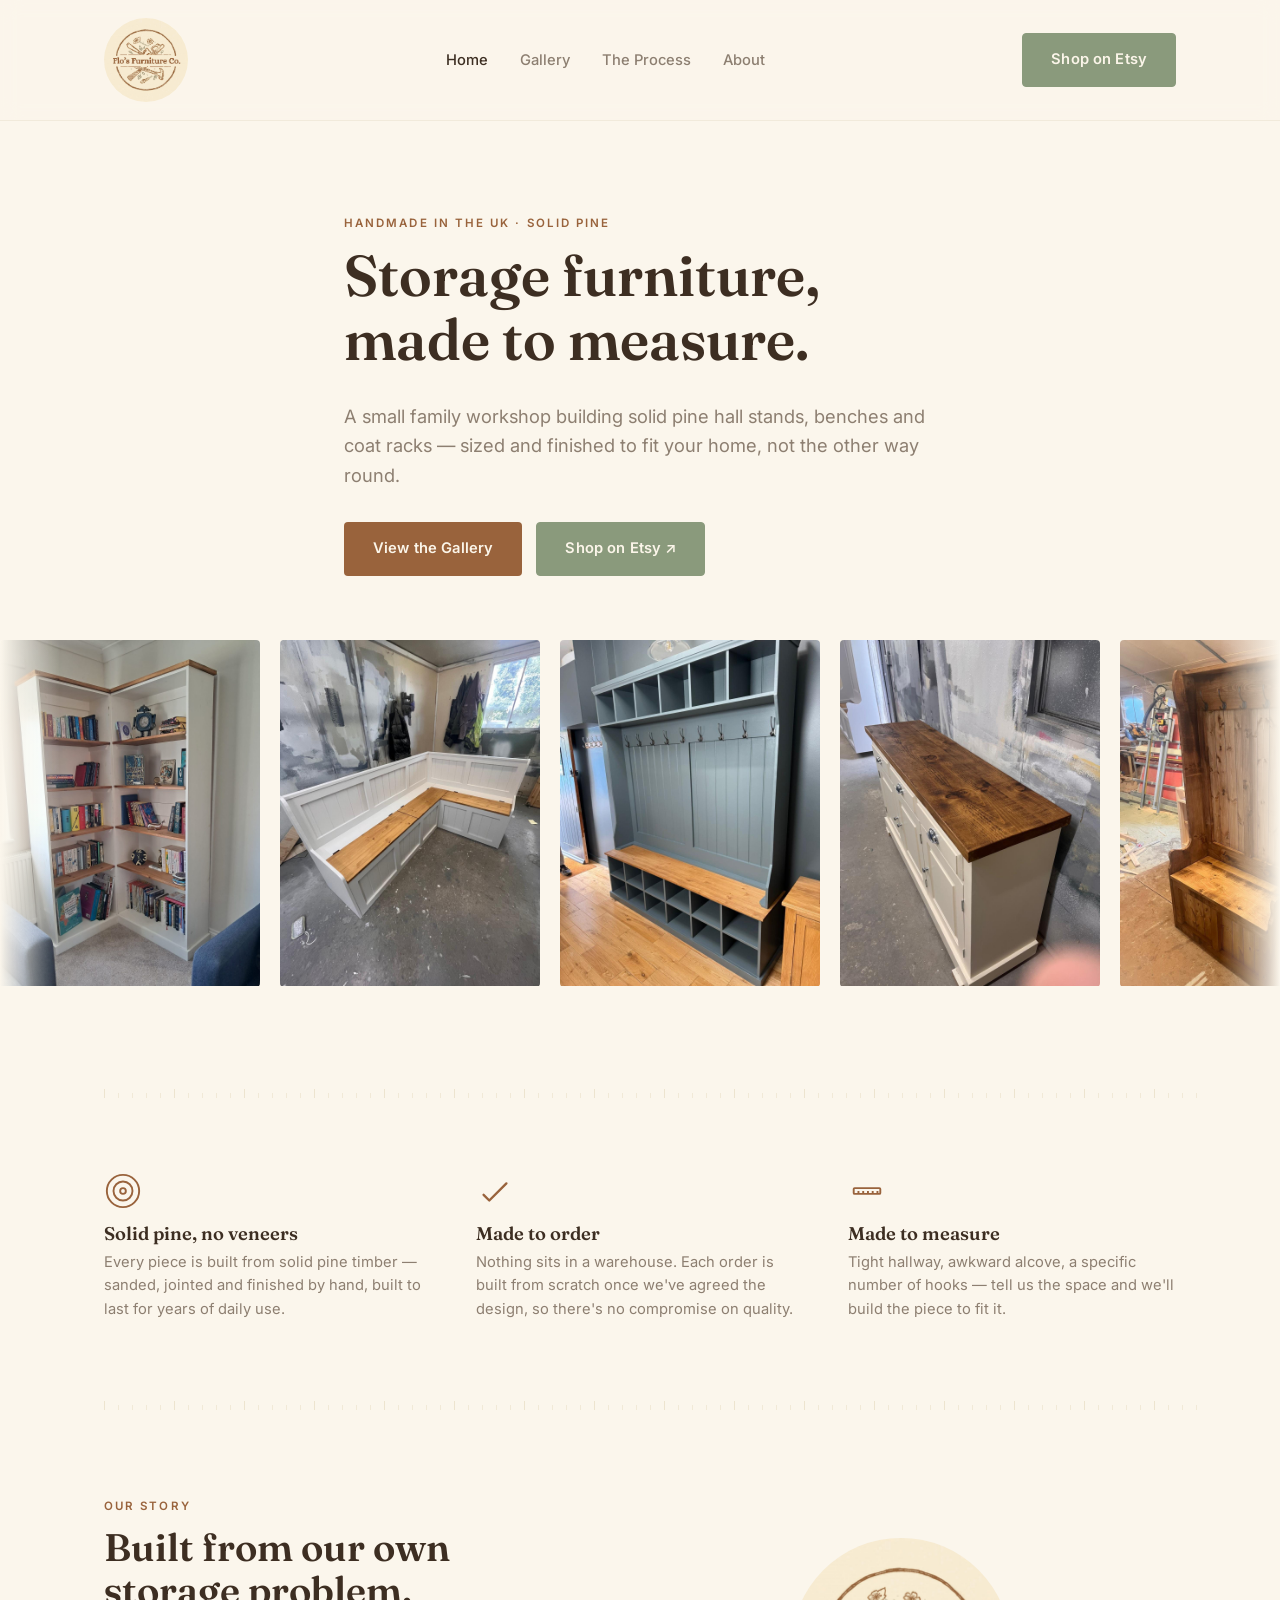
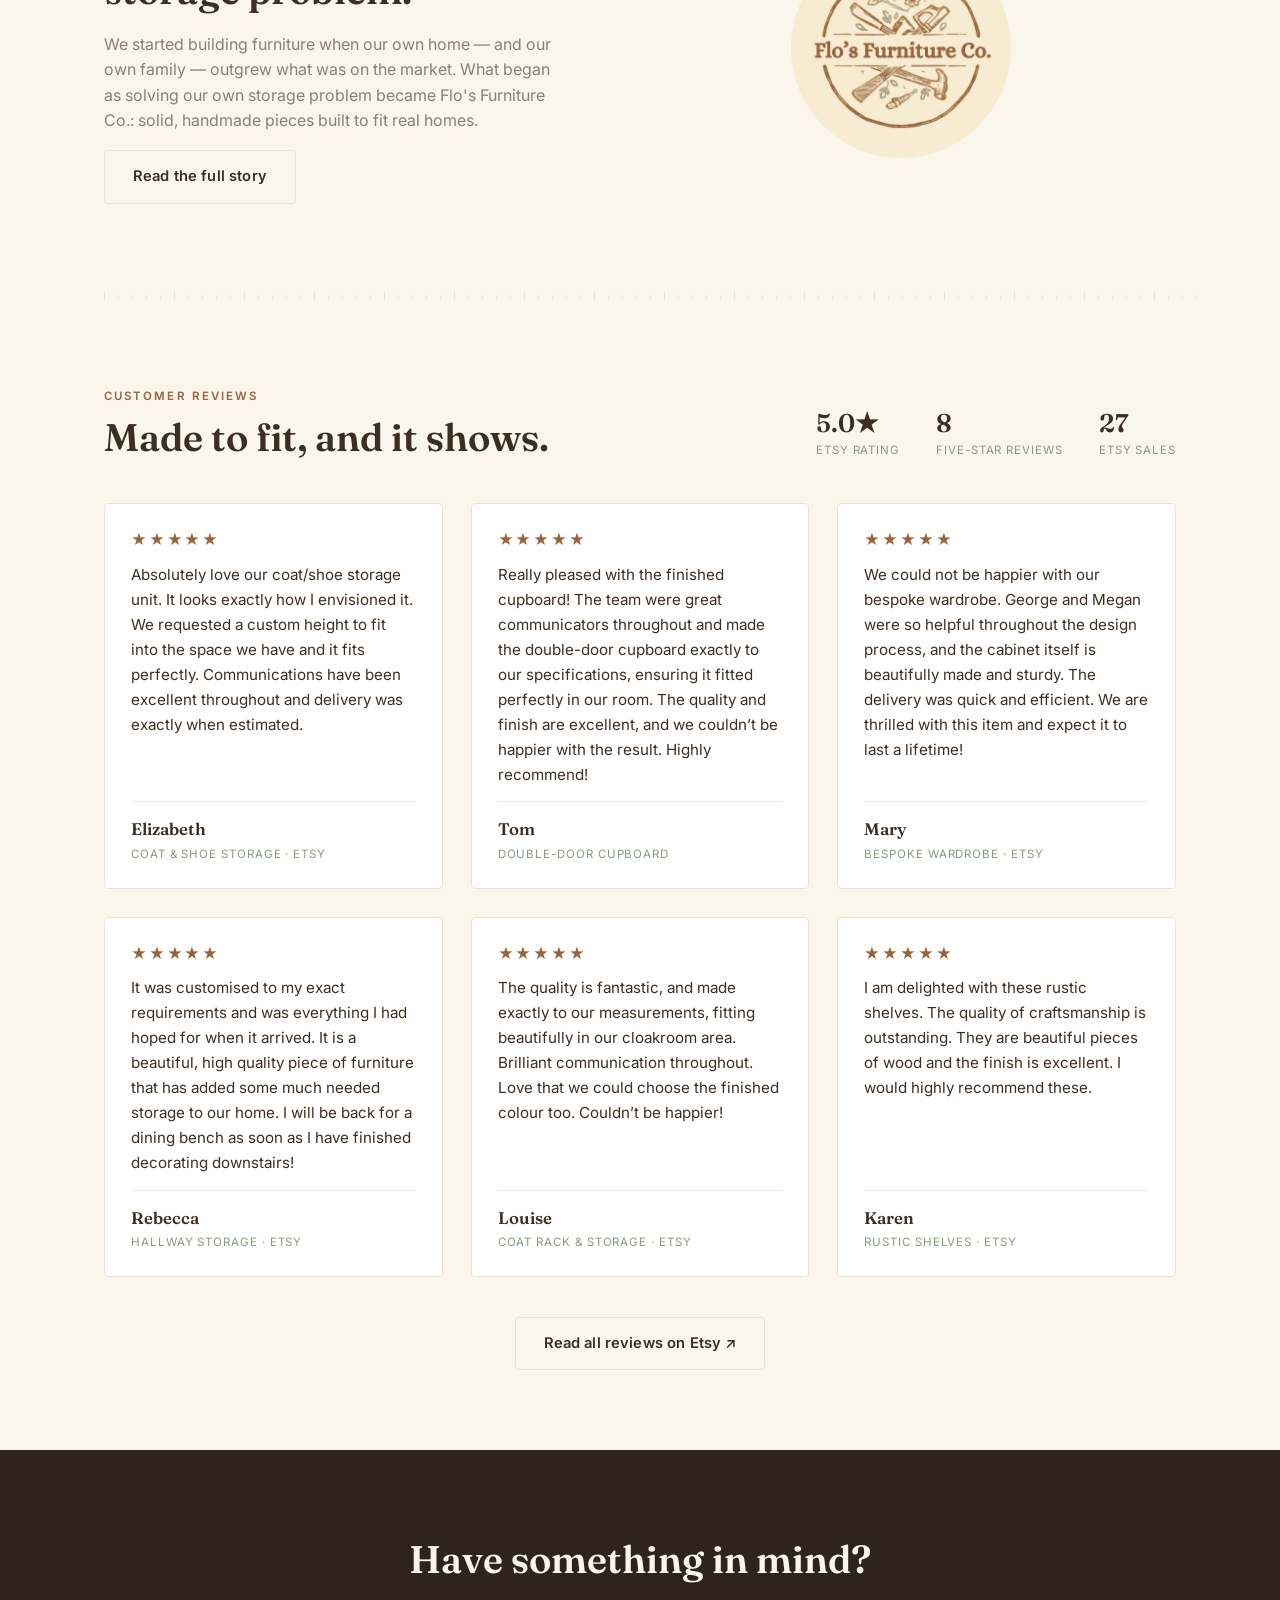
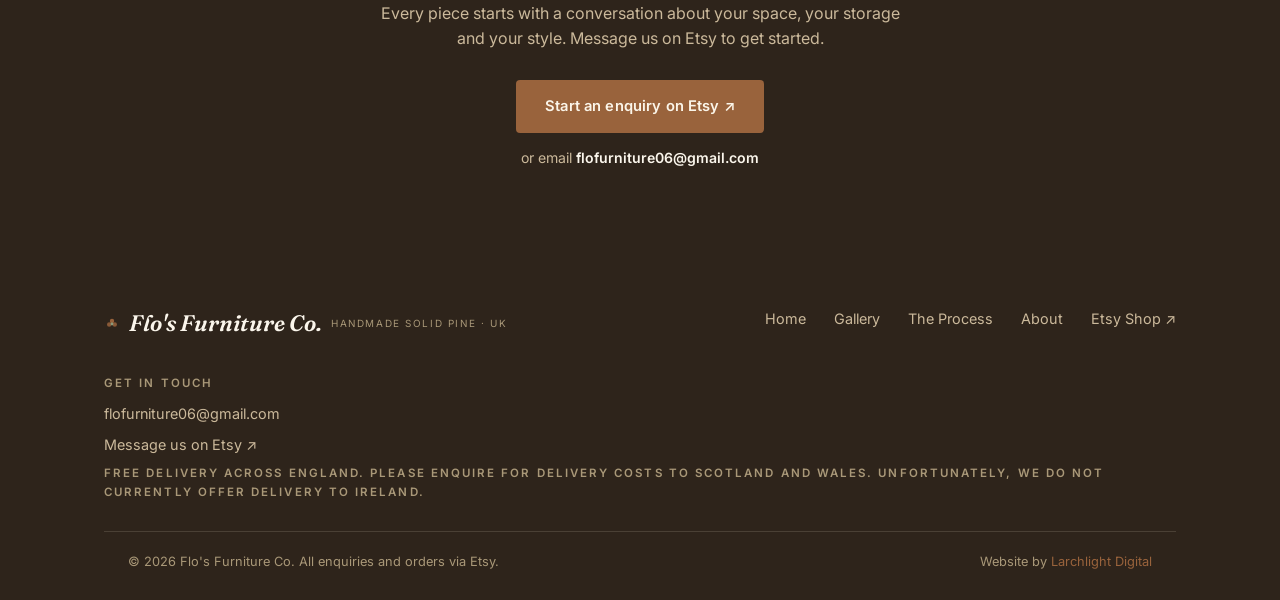
<file: index.html>
<!DOCTYPE html>
<html lang="en">
<head>
<meta charset="UTF-8">
<meta name="viewport" content="width=device-width, initial-scale=1.0">
<title>Flo's Furniture Co. — Handmade Solid Pine Storage Solutions</title>
<meta name="description" content="Family-run, handmade solid pine furniture — hallway storage, benches and coat racks made to your measurements. Shop on Etsy.">
<link rel="canonical" href="https://flofurnitureco.co.uk/">
<link rel="icon" type="image/png" href="images/favicon.png">
<link rel="preconnect" href="https://fonts.googleapis.com">
<link rel="preconnect" href="https://fonts.gstatic.com" crossorigin>
<link href="https://fonts.googleapis.com/css2?family=Fraunces:ital,wght@0,500;0,600;1,600&family=Inter:wght@400;500;600;700&display=swap" rel="stylesheet">
<link rel="stylesheet" href="style.css">
</head>
<body>

<header class="site-header">
  <nav class="nav">
    <a class="brand brand-logo" href="index.html" aria-label="Flo's Furniture Co. — home">
    <img src="images/logo.jpg" alt="Flo's Furniture Co. logo: brown hand-drawn circular seal showing crossed woodworking tools (hammer, chisel, hand plane and paintbrush) with small flowers and leaves on a warm beige textured background; text reads Flo's Furniture Co.; conveys a rustic, handmade and welcoming tone" class="brand-logo-img">
    </a>
    <ul class="nav-links">
      <li><a href="index.html" class="active">Home</a></li>
      <li><a href="gallery.html">Gallery</a></li>
      <li><a href="process.html">The Process</a></li>
      <li><a href="about.html">About</a></li>
    </ul>
    <div class="nav-cta">
      <a class="btn btn-sage" href="https://www.etsy.com/uk/shop/FloFurnitureCo" target="_blank" rel="noopener">Shop on Etsy</a>
      <button class="nav-toggle" aria-label="Toggle menu" aria-expanded="false">
        <span></span><span></span><span></span>
      </button>
    </div>
  </nav>
</header>

<main>

  <!-- HERO -->
  <section class="hero-marquee-section">
    <div class="wrap hero-intro">
      <span class="eyebrow">Handmade in the UK · Solid Pine</span>
      <h1>Storage furniture, made to measure.</h1>
      <p class="lead">A small family workshop building solid pine hall stands, benches and coat racks — sized and finished to fit your home, not the other way round.</p>
      <div class="hero-actions">
        <a class="btn btn-primary" href="gallery.html">View the Gallery</a>
        <a class="btn btn-sage" href="https://www.etsy.com/uk/shop/FloFurnitureCo" target="_blank" rel="noopener">Shop on Etsy ↗</a>
      </div>
    </div>
    <div class="hero-marquee" aria-label="Recent projects">
      <div class="hero-marquee-track">
        <!-- Set 1 -->
        <figure class="hero-marquee-item"><img src="images/corner-bookshelf.jpg" alt="Handmade white corner bookshelf with oak shelves"></figure>
        <figure class="hero-marquee-item"><img src="images/corner-bench.jpg" alt="Handmade white L-shape corner storage bench"></figure>
        <figure class="hero-marquee-item"><img src="images/hero.jpg" alt="Grey-blue hall stand with coat hooks, cubbies and bench, installed in a home"></figure>
        <figure class="hero-marquee-item"><img src="images/cream-console.jpg" alt="Cream console table with dark stained pine top"></figure>
        <figure class="hero-marquee-item"><img src="images/pine-show-bench.jpg" alt="Natural pine hall settle with coat hooks and bench seat"></figure>
        <!-- Set 2 (identical, for seamless loop) -->
        <figure class="hero-marquee-item" aria-hidden="true"><img src="images/corner-bookshelf.jpg" alt=""></figure>
        <figure class="hero-marquee-item" aria-hidden="true"><img src="images/corner-bench.jpg" alt=""></figure>
        <figure class="hero-marquee-item" aria-hidden="true"><img src="images/hero.jpg" alt=""></figure>
        <figure class="hero-marquee-item" aria-hidden="true"><img src="images/cream-console.jpg" alt=""></figure>
        <figure class="hero-marquee-item" aria-hidden="true"><img src="images/pine-show-bench.jpg" alt=""></figure>
      </div>
    </div>
  </section>

  <div class="ruler-section"><div class="ruler" aria-hidden="true"></div></div>

  <!-- FEATURES -->
  <section class="wrap features">
    <div class="feature">
      <svg class="ico" viewBox="0 0 40 40" fill="none"><circle cx="20" cy="20" r="17" stroke="currentColor" stroke-width="2"/><circle cx="20" cy="20" r="10" stroke="currentColor" stroke-width="2"/><circle cx="20" cy="20" r="3" stroke="currentColor" stroke-width="2"/></svg>
      <h3>Solid pine, no veneers</h3>
      <p>Every piece is built from solid pine timber — sanded, jointed and finished by hand, built to last for years of daily use.</p>
    </div>
    <div class="feature">
      <svg class="ico" viewBox="0 0 40 40" fill="none"><path d="M8 24l6 6 18-18" stroke="currentColor" stroke-width="2.5" stroke-linecap="round" stroke-linejoin="round"/></svg>
      <h3>Made to order</h3>
      <p>Nothing sits in a warehouse. Each order is built from scratch once we've agreed the design, so there's no compromise on quality.</p>
    </div>
    <div class="feature">
      <svg class="ico" viewBox="0 0 40 40" fill="none"><rect x="6" y="17" width="28" height="6" rx="1" stroke="currentColor" stroke-width="2"/><path d="M11 20v3M16 20v3M21 20v3M26 20v3M31 20v3" stroke="currentColor" stroke-width="2"/></svg>
      <h3>Made to measure</h3>
      <p>Tight hallway, awkward alcove, a specific number of hooks — tell us the space and we'll build the piece to fit it.</p>
    </div>
  </section>

  <div class="ruler-section"><div class="ruler" aria-hidden="true"></div></div>

  <!-- STORY TEASER -->
  <section class="wrap story">
    <div class="story-copy">
      <span class="eyebrow">Our story</span>
      <h2>Built from our own storage problem.</h2>
      <p>We started building furniture when our own home — and our own family — outgrew what was on the market. What began as solving our own storage problem became Flo's Furniture Co.: solid, handmade pieces built to fit real homes.</p>
      <a class="btn btn-ghost" href="about.html">Read the full story</a>
    </div>
    <div class="story-photo">
      <img src="images/logo.jpg" alt="Flo's Furniture Co. logo: brown hand-drawn circular seal showing crossed woodworking tools (hammer, chisel, hand plane and paintbrush) with small flowers and leaves on a warm beige textured background; text reads Flo's Furniture Co.; conveys a rustic, handmade and welcoming tone">
    </div>
  </section>

  <div class="ruler-section"><div class="ruler" aria-hidden="true"></div></div>

  <!-- REVIEWS -->
  <section class="wrap section reviews">
    <div class="section-head">
      <div>
        <span class="eyebrow">Customer reviews</span>
        <h2>Made to fit, and it shows.</h2>
      </div>
      <div class="stat-row reviews-stats">
        <div class="stat"><b>5.0★</b><span>Etsy rating</span></div>
        <div class="stat"><b>8</b><span>Five-star reviews</span></div>
        <div class="stat"><b>27</b><span>Etsy sales</span></div>
      </div>
    </div>

    <div class="review-grid">
      <figure class="review">
        <div class="review-stars" aria-label="5 out of 5 stars">★★★★★</div>
        <blockquote><p>Absolutely love our coat/shoe storage unit. It looks exactly how I envisioned it. We requested a custom height to fit into the space we have and it fits perfectly. Communications have been excellent throughout and delivery was exactly when estimated.</p></blockquote>
        <figcaption><b>Elizabeth</b><span>Coat &amp; shoe storage · Etsy</span></figcaption>
      </figure>

      <figure class="review">
        <div class="review-stars" aria-label="5 out of 5 stars">★★★★★</div>
        <blockquote><p>Really pleased with the finished cupboard! The team were great communicators throughout and made the double-door cupboard exactly to our specifications, ensuring it fitted perfectly in our room. The quality and finish are excellent, and we couldn’t be happier with the result. Highly recommend!</p></blockquote>
        <figcaption><b>Tom</b><span>Double-door cupboard</span></figcaption>
      </figure>

      <figure class="review">
        <div class="review-stars" aria-label="5 out of 5 stars">★★★★★</div>
        <blockquote><p>We could not be happier with our bespoke wardrobe. George and Megan were so helpful throughout the design process, and the cabinet itself is beautifully made and sturdy. The delivery was quick and efficient. We are thrilled with this item and expect it to last a lifetime!</p></blockquote>
        <figcaption><b>Mary</b><span>Bespoke wardrobe · Etsy</span></figcaption>
      </figure>

      <figure class="review">
        <div class="review-stars" aria-label="5 out of 5 stars">★★★★★</div>
        <blockquote><p>It was customised to my exact requirements and was everything I had hoped for when it arrived. It is a beautiful, high quality piece of furniture that has added some much needed storage to our home. I will be back for a dining bench as soon as I have finished decorating downstairs!</p></blockquote>
        <figcaption><b>Rebecca</b><span>Hallway storage · Etsy</span></figcaption>
      </figure>

      <figure class="review">
        <div class="review-stars" aria-label="5 out of 5 stars">★★★★★</div>
        <blockquote><p>The quality is fantastic, and made exactly to our measurements, fitting beautifully in our cloakroom area. Brilliant communication throughout. Love that we could choose the finished colour too. Couldn’t be happier!</p></blockquote>
        <figcaption><b>Louise</b><span>Coat rack &amp; storage · Etsy</span></figcaption>
      </figure>

      <figure class="review">
        <div class="review-stars" aria-label="5 out of 5 stars">★★★★★</div>
        <blockquote><p>I am delighted with these rustic shelves. The quality of craftsmanship is outstanding. They are beautiful pieces of wood and the finish is excellent. I would highly recommend these.</p></blockquote>
        <figcaption><b>Karen</b><span>Rustic shelves · Etsy</span></figcaption>
      </figure>
    </div>

    <div class="reviews-more">
      <a class="btn btn-ghost" href="https://www.etsy.com/uk/shop/FloFurnitureCo#reviews" target="_blank" rel="noopener">Read all reviews on Etsy ↗</a>
    </div>
  </section>

  <!-- CTA -->
  <section class="cta-band">
    <div class="wrap">
      <h2>Have something in mind?</h2>
      <p>Every piece starts with a conversation about your space, your storage and your style. Message us on Etsy to get started.</p>
      <a class="btn btn-primary" href="https://www.etsy.com/uk/shop/FloFurnitureCo" target="_blank" rel="noopener">Start an enquiry on Etsy ↗</a>
      <span class="cta-secondary">or email <a href="mailto:flofurniture06@gmail.com">flofurniture06@gmail.com</a></span>
    </div>
  </section>

</main>

<footer class="site-footer">
  <div class="wrap">
    <div class="footer-grid">
      <div class="brand">
        <svg class="brand-mark-icon" width="16" height="16" viewBox="0 0 16 16" fill="none" aria-hidden="true"><circle cx="8" cy="5" r="2.2" fill="#99633C"/><circle cx="5.2" cy="8.5" r="2.2" fill="#99633C" opacity="0.85"/><circle cx="10.8" cy="8.5" r="2.2" fill="#99633C" opacity="0.85"/><circle cx="8" cy="8" r="1.4" fill="#8A9A7C"/></svg><span class="mark">Flo's Furniture Co.</span>
        <div class="sub">Handmade Solid Pine · UK</div>
      </div>
      <ul class="footer-nav">
        <li><a href="index.html">Home</a></li>
        <li><a href="gallery.html">Gallery</a></li>
        <li><a href="process.html">The Process</a></li>
        <li><a href="about.html">About</a></li>
        <li><a href="https://www.etsy.com/uk/shop/FloFurnitureCo" target="_blank" rel="noopener">Etsy Shop ↗</a></li>
      </ul>
      <div class="footer-contact">
        <span class="eyebrow">Get in touch</span>
        <a href="mailto:flofurniture06@gmail.com">flofurniture06@gmail.com</a>
        <a href="https://www.etsy.com/uk/shop/FloFurnitureCo" target="_blank" rel="noopener">Message us on Etsy ↗</a>
        <span class="eyebrow">Free delivery across England. Please enquire for delivery costs to Scotland and Wales. Unfortunately, we do not currently offer delivery to Ireland.</span>
      </div>
    </div>
    <div class="wrap footer-bottom">
      <span>© 2026 Flo's Furniture Co. All enquiries and orders via Etsy.</span>
      <span>Website by <a href="https://larchlightdigital.co.uk">Larchlight Digital</a></span>
    </div>
  </div>
</footer>

<script src="script.js"></script>
</body>
</html>
</file>
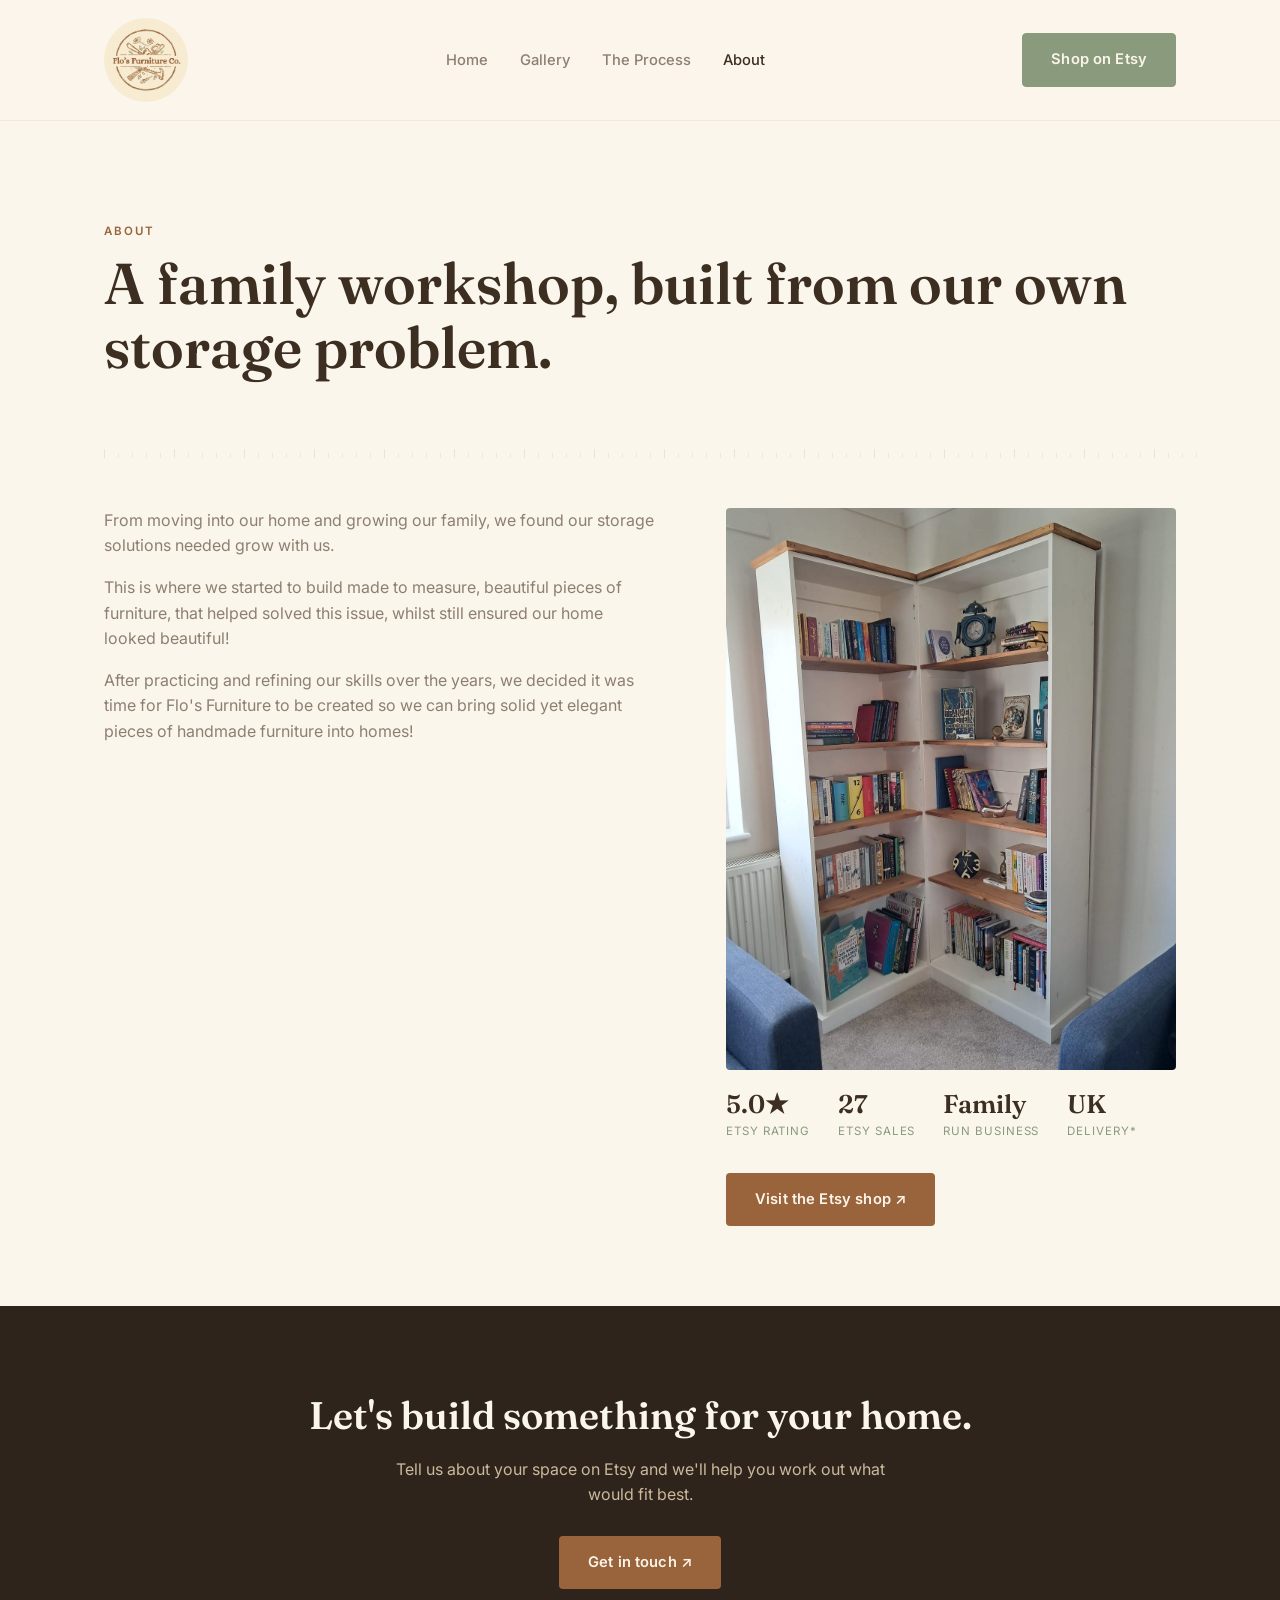
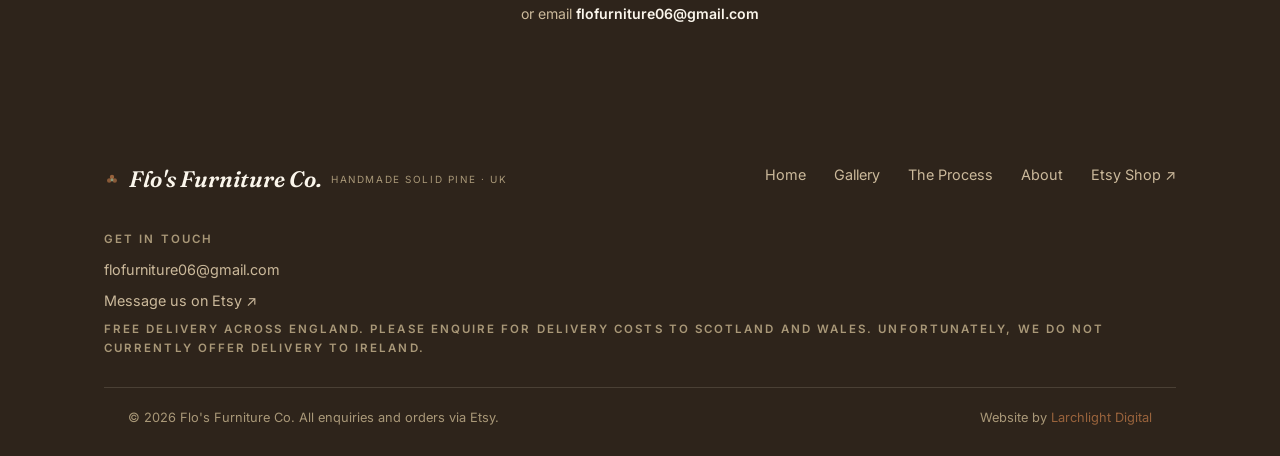
<file: about.html>
<!DOCTYPE html>
<html lang="en">
<head>
<meta charset="UTF-8">
<meta name="viewport" content="width=device-width, initial-scale=1.0">
<title>About — Flo's Furniture Co.</title>
<meta name="description" content="The story behind Flo's Furniture Co., a family-run workshop making handmade solid pine storage furniture.">
<link rel="canonical" href="https://flofurnitureco.co.uk/about">
<link rel="icon" type="image/png" href="images/favicon.png">
<link rel="preconnect" href="https://fonts.googleapis.com">
<link rel="preconnect" href="https://fonts.gstatic.com" crossorigin>
<link href="https://fonts.googleapis.com/css2?family=Fraunces:ital,wght@0,500;0,600;1,600&family=Inter:wght@400;500;600;700&display=swap" rel="stylesheet">
<link rel="stylesheet" href="style.css">
</head>
<body>

<header class="site-header">
  <nav class="nav">
    <a class="brand brand-logo" href="index.html" aria-label="Flo's Furniture Co. — home"><img src="images/logo.jpg" alt="Flo's Furniture Co." class="brand-logo-img"></a>
    <ul class="nav-links">
      <li><a href="index.html">Home</a></li>
      <li><a href="gallery.html">Gallery</a></li>
      <li><a href="process.html">The Process</a></li>
      <li><a href="about.html" class="active">About</a></li>
    </ul>
    <div class="nav-cta">
      <a class="btn btn-sage" href="https://www.etsy.com/uk/shop/FloFurnitureCo" target="_blank" rel="noopener">Shop on Etsy</a>
      <button class="nav-toggle" aria-label="Toggle menu" aria-expanded="false"><span></span><span></span><span></span></button>
    </div>
  </nav>
</header>

<main>
  <section class="wrap about-hero">
    <span class="eyebrow">About</span>
    <h1>A family workshop, built from our own storage problem.</h1>
  </section>

  <div class="ruler-section"><div class="ruler" aria-hidden="true"></div></div>

  <section class="wrap about-body">
    <div>
      <p>From moving into our home and growing our family, we found our storage solutions needed grow with us.</p>
      <p>This is where we started to build made to measure, beautiful pieces of furniture, that helped solved this issue, whilst still ensured our home looked beautiful! 
        <p>After practicing and refining our skills over the years, we decided it was time for Flo's Furniture to be created so we can bring solid yet elegant pieces of handmade furniture into homes!</p>
    </div>
    <div>
      <img src="images/corner-bookshelf.jpg" alt="A sage green hall stand with tall cupboard, coat hooks and bench, made by Flo's Furniture Co." class="about-photo">
      <div class="stat-row">
        <div class="stat"><b>5.0★</b><span>Etsy rating</span></div>
        <div class="stat"><b>27</b><span>Etsy sales</span></div>
        <div class="stat"><b>Family</b><span>Run Business</span></div>
        <div class="stat"><b>UK</b><span>Delivery* </span></div>
      </div>
      <a class="btn btn-primary" href="https://www.etsy.com/uk/shop/FloFurnitureCo" target="_blank" rel="noopener">Visit the Etsy shop ↗</a>
    </div>
  </section>

  <section class="cta-band">
    <div class="wrap">
      <h2>Let's build something for your home.</h2>
      <p>Tell us about your space on Etsy and we'll help you work out what would fit best.</p>
      <a class="btn btn-primary" href="https://www.etsy.com/uk/shop/FloFurnitureCo" target="_blank" rel="noopener">Get in touch ↗</a>
      <span class="cta-secondary">or email <a href="mailto:flofurniture06@gmail.com">flofurniture06@gmail.com</a></span>
    </div>
  </section>
</main>

<footer class="site-footer">
  <div class="wrap">
    <div class="footer-grid">
      <div class="brand"><svg class="brand-mark-icon" width="16" height="16" viewBox="0 0 16 16" fill="none" aria-hidden="true"><circle cx="8" cy="5" r="2.2" fill="#99633C"/><circle cx="5.2" cy="8.5" r="2.2" fill="#99633C" opacity="0.85"/><circle cx="10.8" cy="8.5" r="2.2" fill="#99633C" opacity="0.85"/><circle cx="8" cy="8" r="1.4" fill="#8A9A7C"/></svg><span class="mark">Flo's Furniture Co.</span><div class="sub">Handmade Solid Pine · UK

      </div></div>
      <ul class="footer-nav">
        <li><a href="index.html">Home</a></li>
        <li><a href="gallery.html">Gallery</a></li>
        <li><a href="process.html">The Process</a></li>
        <li><a href="about.html">About</a></li>
        <li><a href="https://www.etsy.com/uk/shop/FloFurnitureCo" target="_blank" rel="noopener">Etsy Shop ↗</a></li>
      </ul>
      <div class="footer-contact">
        <span class="eyebrow">Get in touch</span>
        <a href="mailto:flofurniture06@gmail.com">flofurniture06@gmail.com</a>
        <a href="https://www.etsy.com/uk/shop/FloFurnitureCo" target="_blank" rel="noopener">Message us on Etsy ↗</a>
        <span class="eyebrow">Free delivery across England. Please enquire for delivery costs to Scotland and Wales. Unfortunately, we do not currently offer delivery to Ireland.</span>
      </div>
    </div>
    <div class="wrap footer-bottom">
      <span>© 2026 Flo's Furniture Co. All enquiries and orders via Etsy.</span>
      <span>Website by <a href="https://larchlightdigital.co.uk">Larchlight Digital</a></span>
    </div>
  </div>
</footer>

<script src="script.js"></script>
</body>
</html>
</file>
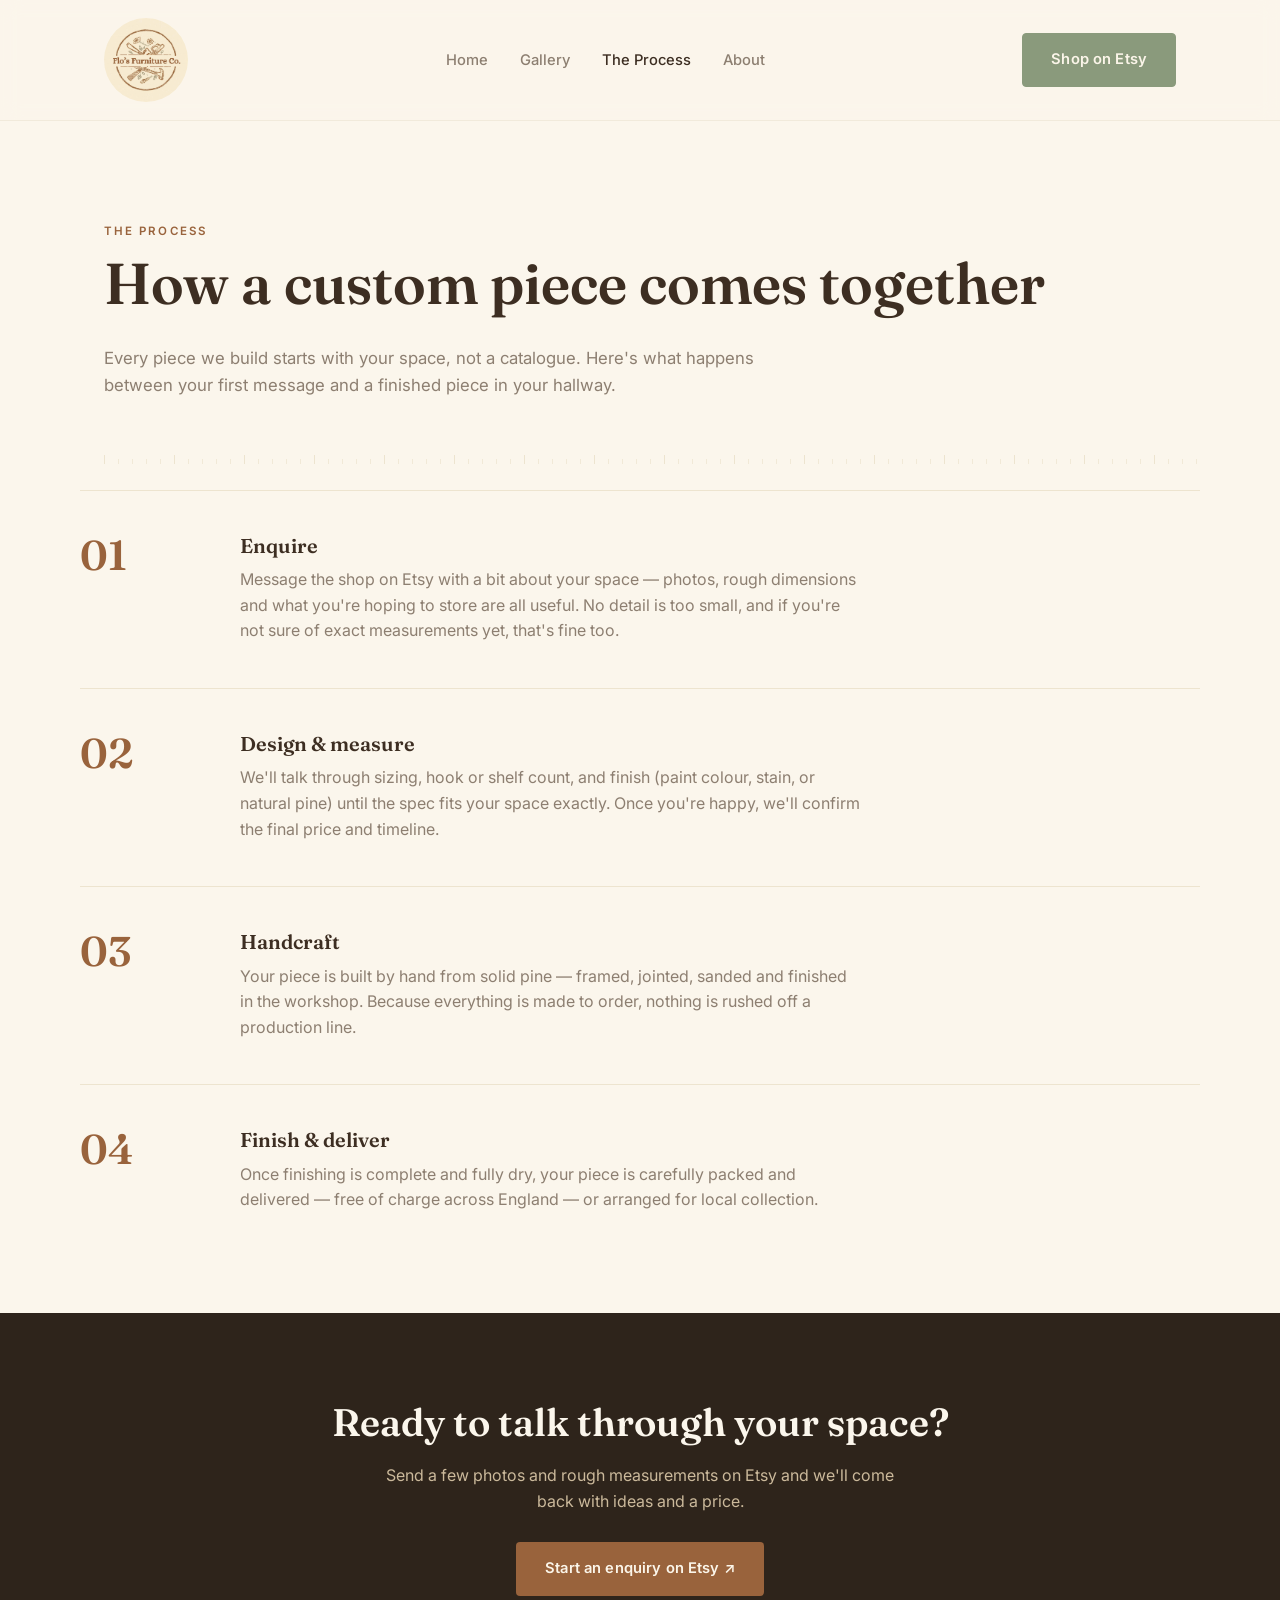
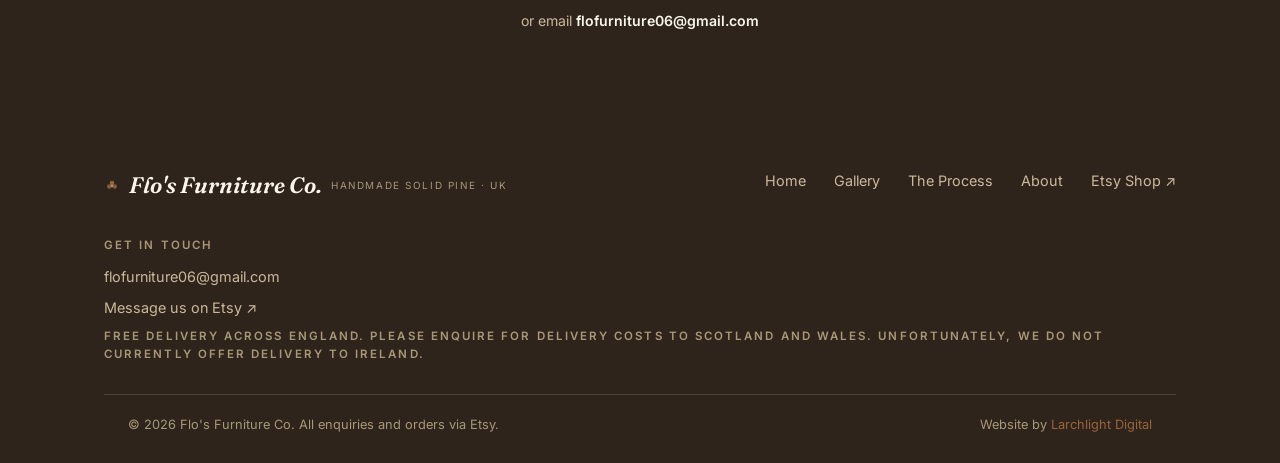
<file: process.html>
<!DOCTYPE html>
<html lang="en">
<head>
<meta charset="UTF-8">
<meta name="viewport" content="width=device-width, initial-scale=1.0">
<title>The Process — Flo's Furniture Co.</title>
<meta name="description" content="How a custom solid pine furniture order works, from enquiry to delivery.">
<link rel="canonical" href="https://flofurnitureco.co.uk/process">
<link rel="icon" type="image/png" href="images/favicon.png">
<link rel="preconnect" href="https://fonts.googleapis.com">
<link rel="preconnect" href="https://fonts.gstatic.com" crossorigin>
<link href="https://fonts.googleapis.com/css2?family=Fraunces:ital,wght@0,500;0,600;1,600&family=Inter:wght@400;500;600;700&display=swap" rel="stylesheet">
<link rel="stylesheet" href="style.css">
</head>
<body>

<header class="site-header">
  <nav class="nav">
    <a class="brand brand-logo" href="index.html" aria-label="Flo's Furniture Co. — home"><img src="images/logo.jpg" alt="Flo's Furniture Co." class="brand-logo-img"></a>
    <ul class="nav-links">
      <li><a href="index.html">Home</a></li>
      <li><a href="gallery.html">Gallery</a></li>
      <li><a href="process.html" class="active">The Process</a></li>
      <li><a href="about.html">About</a></li>
    </ul>
    <div class="nav-cta">
      <a class="btn btn-sage" href="https://www.etsy.com/uk/shop/FloFurnitureCo" target="_blank" rel="noopener">Shop on Etsy</a>
      <button class="nav-toggle" aria-label="Toggle menu" aria-expanded="false"><span></span><span></span><span></span></button>
    </div>
  </nav>
</header>

<main>
  <section class="wrap page-head">
    <span class="eyebrow">The Process</span>
    <h1>How a custom piece comes together</h1>
    <p class="lead">Every piece we build starts with your space, not a catalogue. Here's what happens between your first message and a finished piece in your hallway.</p>
  </section>

  <div class="ruler-section"><div class="ruler" aria-hidden="true"></div></div>

  <section class="wrap steps">

    <div class="step">
      <div class="step-num">01<span class="tickmark"></span></div>
      <div>
        <h3>Enquire</h3>
        <p>Message the shop on Etsy with a bit about your space — photos, rough dimensions and what you're hoping to store are all useful. No detail is too small, and if you're not sure of exact measurements yet, that's fine too.</p>
      </div>
    </div>

    <div class="step">
      <div class="step-num">02<span class="tickmark"></span></div>
      <div>
        <h3>Design &amp; measure</h3>
        <p>We'll talk through sizing, hook or shelf count, and finish (paint colour, stain, or natural pine) until the spec fits your space exactly. Once you're happy, we'll confirm the final price and timeline.</p>
      </div>
    </div>

    <div class="step">
      <div class="step-num">03<span class="tickmark"></span></div>
      <div>
        <h3>Handcraft</h3>
        <p>Your piece is built by hand from solid pine — framed, jointed, sanded and finished in the workshop. Because everything is made to order, nothing is rushed off a production line.</p>
      </div>
    </div>

    <div class="step">
      <div class="step-num">04<span class="tickmark"></span></div>
      <div>
        <h3>Finish &amp; deliver</h3>
        <p>Once finishing is complete and fully dry, your piece is carefully packed and delivered — free of charge across England — or arranged for local collection.</p>
      </div>
    </div>

  </section>

  <section class="cta-band">
    <div class="wrap">
      <h2>Ready to talk through your space?</h2>
      <p>Send a few photos and rough measurements on Etsy and we'll come back with ideas and a price.</p>
      <a class="btn btn-primary" href="https://www.etsy.com/uk/shop/FloFurnitureCo" target="_blank" rel="noopener">Start an enquiry on Etsy ↗</a>
      <span class="cta-secondary">or email <a href="mailto:flofurniture06@gmail.com">flofurniture06@gmail.com</a></span>
    </div>
  </section>
</main>

<footer class="site-footer">
  <div class="wrap">
    <div class="footer-grid">
      <div class="brand"><svg class="brand-mark-icon" width="16" height="16" viewBox="0 0 16 16" fill="none" aria-hidden="true"><circle cx="8" cy="5" r="2.2" fill="#99633C"/><circle cx="5.2" cy="8.5" r="2.2" fill="#99633C" opacity="0.85"/><circle cx="10.8" cy="8.5" r="2.2" fill="#99633C" opacity="0.85"/><circle cx="8" cy="8" r="1.4" fill="#8A9A7C"/></svg><span class="mark">Flo's Furniture Co.</span><div class="sub">Handmade Solid Pine · UK</div></div>
      <ul class="footer-nav">
        <li><a href="index.html">Home</a></li>
        <li><a href="gallery.html">Gallery</a></li>
        <li><a href="process.html">The Process</a></li>
        <li><a href="about.html">About</a></li>
        <li><a href="https://www.etsy.com/uk/shop/FloFurnitureCo" target="_blank" rel="noopener">Etsy Shop ↗</a></li>
      </ul>
      <div class="footer-contact">
        <span class="eyebrow">Get in touch</span>
        <a href="mailto:flofurniture06@gmail.com">flofurniture06@gmail.com</a>
        <a href="https://www.etsy.com/uk/shop/FloFurnitureCo" target="_blank" rel="noopener">Message us on Etsy ↗</a>
        <span class="eyebrow">Free delivery across England. Please enquire for delivery costs to Scotland and Wales. Unfortunately, we do not currently offer delivery to Ireland.</span>
      </div>
    </div>
    <div class="wrap footer-bottom">
      <span>© 2026 Flo's Furniture Co. All enquiries and orders via Etsy.</span>
      <span>Website by <a href="https://larchlightdigital.co.uk">Larchlight Digital</a></span>
    </div>
  </div>
</footer>

<script src="script.js"></script>
</body>
</html>
</file>
<file: style.css>
/* =========================================================
   Flo's Furniture Co. — styles
   Palette: warm rustic wood tones
   ========================================================= */

:root{
  --bg:        #FBF6EC;   /* pale warm sand — much lighter than before */
  --bg-card:   #FFFFFF;   /* clean white card surface */
  --ink:       #3D2E22;   /* slightly deeper brown for better contrast on lighter bg */
  --ink-soft:  #8D7F71;   /* softened warm grey-brown for secondary text */
  --accent:    #99633C;   /* logo's ink brown, unchanged — brand identity */
  --accent-dk: #7C4E2E;   /* hover state */
  --sage:      #8A9A7C;   /* muted sage — small secondary accent only */
  --line:      #EDE4CF;   /* very light warm hairline */
  --line-soft: #F1EADB;   /* even lighter for subtle separators */
  --dark:      #2E241B;   /* footer / dark band */
  --cream:     #FBF6EC;
  --radius:    4px;
  --max:       1120px;
}

*{ box-sizing:border-box; }

html{
  scroll-behavior:smooth;
  overflow-x:hidden;
  -webkit-text-size-adjust:100%;
  text-size-adjust:100%;
}

body{
  margin:0;
  background:var(--bg);
  color:var(--ink);
  font-family:'Inter', system-ui, -apple-system, sans-serif;
  font-size:16px;
  line-height:1.6;
  -webkit-font-smoothing:antialiased;
  overflow-x:hidden;
}

img, svg{ max-width:100%; display:block; }

h1,h2,h3{
  font-family:'Fraunces', Georgia, serif;
  font-weight:600;
  line-height:1.12;
  margin:0 0 .5em;
  color:var(--ink);
}

h1{ font-size:clamp(1.8rem, 5vw, 3.6rem); font-optical-sizing:auto; overflow-wrap:break-word; }
h2{ font-size:clamp(1.4rem, 3.2vw, 2.4rem); overflow-wrap:break-word; }
h3{ font-size:1.15rem; font-weight:600; overflow-wrap:break-word; }

p{ margin:0 0 1em; color:var(--ink-soft); }

a{ color:var(--accent); text-decoration:none; }
a:hover{ color:var(--accent-dk); }

.eyebrow{
  display:inline-block;
  font-family:'Inter', sans-serif;
  font-size:.72rem;
  font-weight:600;
  letter-spacing:.18em;
  text-transform:uppercase;
  color:var(--accent);
  margin-bottom:1em;
}

.wrap{
  max-width:var(--max);
  margin:0 auto;
  padding:0 24px;
}

button, .btn{
  font-family:'Inter', sans-serif;
  cursor:pointer;
}

:focus-visible{
  outline:2px solid var(--accent);
  outline-offset:3px;
}

@media (prefers-reduced-motion: reduce){
  *{ animation-duration:0.01ms !important; transition-duration:0.01ms !important; scroll-behavior:auto !important; }
}

/* ---------- Buttons ---------- */
.btn{
  display:inline-flex;
  align-items:center;
  gap:8px;
  padding:14px 28px;
  border-radius:var(--radius);
  font-size:.92rem;
  font-weight:600;
  letter-spacing:.01em;
  border:1px solid transparent;
  transition:background .18s ease, color .18s ease, border-color .18s ease;
}

.btn-primary{
  background:var(--accent);
  color:#FBF5E9;
}
.btn-primary:hover{ background:var(--accent-dk); color:#FBF5E9; }

.btn-ghost{
  background:transparent;
  color:var(--ink);
  border-color:var(--line);
}
.btn-ghost:hover{ background:var(--ink); color:var(--bg); border-color:var(--ink); }

.btn-sage{
  background:var(--sage);
  color:#FBF5E9;
  border-color:var(--sage);
}
.btn-sage:hover{ background:#748263; border-color:#748263; color:#FBF5E9; }

/* ---------- Nav ---------- */
.site-header{
  position:sticky;
  top:0;
  z-index:50;
  background:rgba(251,246,236,.9);
  backdrop-filter:blur(10px);
  -webkit-backdrop-filter:blur(10px);
  border-bottom:1px solid var(--line-soft);
}
.nav{
  display:flex;
  align-items:center;
  justify-content:space-between;
  padding:16px 24px;
  max-width:var(--max);
  margin:0 auto;
}
.brand{
  display:flex;
  align-items:center;
  gap:9px;
  color:var(--ink);
}
.brand-mark-icon{ flex-shrink:0; }
.brand-logo{ padding:2px 0; }
.brand-logo-img{
  height:84px;
  width:84px;
  object-fit:cover;
  border-radius:50%;
  display:block;
}
.brand:hover{ color:var(--ink); }
.brand .mark{
  font-family:'Fraunces', serif;
  font-style:italic;
  font-weight:600;
  font-size:1.4rem;
}
.brand .sub{
  font-size:.62rem;
  letter-spacing:.16em;
  text-transform:uppercase;
  color:var(--sage);
}
.nav-links{
  display:flex;
  align-items:center;
  gap:32px;
  list-style:none;
  margin:0; padding:0;
}
.nav-links a{
  color:var(--ink-soft);
  font-size:.92rem;
  font-weight:500;
}
.nav-links a.active,
.nav-links a:hover{ color:var(--ink); }
.nav-cta{ display:flex; align-items:center; gap:18px; }

.nav-toggle{
  display:none;
  background:none;
  border:none;
  padding:6px;
}
.nav-toggle span{
  display:block;
  width:24px;
  height:2px;
  background:var(--ink);
  margin:5px 0;
  transition:transform .2s ease, opacity .2s ease;
}

@media (max-width: 820px){
  .brand-logo-img{ height:60px; width:60px; }
  .nav-links{
    position:absolute;
    top:100%; left:0; right:0;
    flex-direction:column;
    align-items:flex-start;
    background:var(--bg-card);
    border-bottom:1px solid var(--line);
    padding:12px 24px 20px;
    gap:16px;
    display:none;
  }
  .nav-links.open{ display:flex; }
  .nav-cta .btn-ghost, .nav-cta .btn-sage{ display:none; }
  .nav-toggle{ display:block; }
}

/* ---------- Ruler divider (subtle horizon line) ---------- */
.ruler{
  display:flex;
  align-items:flex-end;
  height:14px;
  gap:0;
  overflow:hidden;
  margin:0 auto;
  max-width:var(--max);
  padding:0 24px;
}
.tick{
  flex:1 0 auto;
  width:1px;
  height:5px;
  background:var(--line);
  margin-right:13px;
  opacity:.7;
}
.tick.major{ height:9px; background:var(--line); opacity:1; }
.ruler-section{ padding:2px 0; }

/* ---------- Hero (intro text + scrolling marquee of portrait photos) ---------- */
.hero-marquee-section{
  padding-top:88px;
  padding-bottom:96px;
  --marquee-item-w:260px;
  --marquee-gap:20px;
  --marquee-count:5;
}
.hero-intro{
  max-width:640px;
  margin-bottom:64px;
}
.hero-intro .lead{
  font-size:1.15rem;
  max-width:52ch;
  color:var(--ink-soft);
  margin-bottom:32px;
}
.hero-actions{
  display:flex;
  gap:14px;
  flex-wrap:wrap;
  margin-top:8px;
}

.hero-marquee{
  overflow:hidden;
  position:relative;
  width:100%;
}
/* Edge fades using pseudo-elements — smoother on iOS than mask-image */
.hero-marquee::before,
.hero-marquee::after{
  content:"";
  position:absolute;
  top:0; bottom:0;
  width:60px;
  z-index:2;
  pointer-events:none;
}
.hero-marquee::before{
  left:0;
  background:linear-gradient(90deg, var(--bg) 0%, transparent 100%);
}
.hero-marquee::after{
  right:0;
  background:linear-gradient(-90deg, var(--bg) 0%, transparent 100%);
}
.hero-marquee-track{
  display:flex;
  gap:var(--marquee-gap);
  width:max-content;
  animation:hero-scroll 70s linear infinite;
  will-change:transform;
}
.hero-marquee:hover .hero-marquee-track{
  animation-play-state:paused;
}
.hero-marquee-item{
  flex:0 0 var(--marquee-item-w);
  aspect-ratio:3/4;
  margin:0;
  border-radius:var(--radius);
  overflow:hidden;
  background:var(--line-soft);
}
.hero-marquee-item img{
  width:100%;
  height:100%;
  object-fit:cover;
  display:block;
}

/* Move by exactly (item-width + gap) * item-count — one full unique set — so the
   second (duplicated) set lands precisely where the first started. No jump. */
@keyframes hero-scroll{
  from{ transform:translate3d(0, 0, 0); }
  to{   transform:translate3d(calc(-1 * (var(--marquee-item-w) + var(--marquee-gap)) * var(--marquee-count)), 0, 0); }
}

@media (prefers-reduced-motion: reduce){
  .hero-marquee-track{ animation:none; }
}

@media (max-width: 820px){
  .hero-marquee-section{
    padding-top:56px;
    padding-bottom:64px;
    --marquee-item-w:220px;
    --marquee-gap:16px;
  }
  .hero-intro{ margin-bottom:44px; }
  .hero-marquee-track{ animation-duration:60s; }
  .hero-marquee::before, .hero-marquee::after{ width:40px; }
}

@media (max-width: 480px){
  .hero-marquee-section{
    --marquee-item-w:190px;
    --marquee-gap:14px;
  }
  .hero-marquee-track{ animation-duration:50s; }
  .hero-marquee::before, .hero-marquee::after{ width:28px; }
}

/* ---------- Feature strip ---------- */
.features{
  padding-top:72px;
  padding-bottom:72px;
  display:grid;
  grid-template-columns:repeat(3, 1fr);
  gap:44px;
}
.feature .ico{
  width:38px; height:38px;
  margin-bottom:14px;
  color:var(--accent);
}
.feature h3{ margin-bottom:6px; }
.feature p{ font-size:.92rem; margin-bottom:0; }

@media (max-width: 720px){
  .features{ grid-template-columns:1fr; gap:28px; }
}

/* ---------- Card grid ---------- */
.section{ padding-top:80px; padding-bottom:80px; }
.section-head{
  display:flex;
  align-items:flex-end;
  justify-content:space-between;
  gap:24px;
  margin-bottom:44px;
  flex-wrap:wrap;
}
.section-head h2{ margin:0; }

.grid{
  display:grid;
  grid-template-columns:repeat(3, 1fr);
  gap:36px;
}
@media (max-width: 920px){ .grid{ grid-template-columns:repeat(2,1fr); } }
@media (max-width: 600px){ .grid{ grid-template-columns:1fr; } }

.card{
  background:var(--bg-card);
  border-radius:var(--radius);
  overflow:hidden;
  display:flex;
  flex-direction:column;
  transition:transform .2s ease;
}
.card:hover{ transform:translateY(-2px); }
.card .thumb{
  aspect-ratio:4/3;
  background:var(--line-soft);
  display:flex;
  align-items:center;
  justify-content:center;
}
.card .thumb svg{ width:58%; opacity:.85; }
.card-body{
  padding:20px 4px 4px;
  display:flex;
  flex-direction:column;
  gap:6px;
  flex:1;
}
.card-body h3{ margin-bottom:2px; }
.price{
  font-family:'Fraunces', serif;
  font-weight:600;
  font-size:1.15rem;
  color:var(--accent-dk);
}
.tag{
  font-size:.72rem;
  letter-spacing:.06em;
  text-transform:uppercase;
  color:var(--sage);
  font-weight:600;
}
.card-body .card-link{
  margin-top:auto;
  padding-top:10px;
  font-size:.88rem;
  font-weight:600;
}

/* ---------- Story / teaser ---------- */
.story{
  display:grid;
  grid-template-columns:.9fr 1.1fr;
  gap:72px;
  align-items:center;
  padding-top:80px;
  padding-bottom:80px;
}
@media (max-width:820px){ .story{ grid-template-columns:1fr; } }
.story-photo{
  display:flex;
  justify-content:center;
  align-items:center;
  padding:20px;
}
.story-photo img{
  width:min(220px,100%);
  aspect-ratio:1/1;
  border-radius:50%;
  object-fit:cover;
  object-position:center;
  display:block;
}
.about-photo{
  width:100%;
  border-radius:var(--radius);
  aspect-ratio:4/5;
  object-fit:cover;
  margin-bottom:20px;
}
.stat-row{ display:flex; gap:36px; margin:24px 0 32px; flex-wrap:wrap; }
.stat b{
  display:block;
  font-family:'Fraunces', serif;
  font-size:1.6rem;
  font-weight:600;
  color:var(--ink);
  line-height:1.1;
}
.stat span{
  display:block;
  font-size:.72rem;
  letter-spacing:.08em;
  text-transform:uppercase;
  color:var(--sage);
  margin-top:4px;
}

/* ---------- Reviews (Home page) ---------- */
.reviews-stats{ margin:0; gap:20px 36px; }
@media (max-width: 600px){
  .reviews-stats{ gap:16px 22px; }
  .reviews-stats .stat span{ letter-spacing:.05em; }
}
.review-grid{
  display:grid;
  grid-template-columns:repeat(3, 1fr);
  gap:28px;
}
@media (max-width: 920px){ .review-grid{ grid-template-columns:repeat(2,1fr); } }
@media (max-width: 600px){ .review-grid{ grid-template-columns:1fr; gap:20px; } }
.review{
  margin:0;
  background:var(--bg-card);
  border:1px solid var(--line);
  border-radius:var(--radius);
  padding:28px 26px 24px;
  display:flex;
  flex-direction:column;
  gap:14px;
}
.review-stars{
  color:var(--accent);
  font-size:.95rem;
  letter-spacing:.12em;
  line-height:1;
}
.review blockquote{ margin:0; flex:1; }
.review blockquote p{
  margin:0;
  color:var(--ink);
  font-size:.95rem;
  line-height:1.65;
}
.review figcaption{
  padding-top:14px;
  border-top:1px solid var(--line-soft);
}
.review figcaption b{
  display:block;
  font-family:'Fraunces', serif;
  font-weight:600;
  font-size:1.05rem;
  color:var(--ink);
}
.review figcaption span{
  display:block;
  font-size:.72rem;
  letter-spacing:.08em;
  text-transform:uppercase;
  color:var(--sage);
  margin-top:2px;
}
.reviews-more{ margin-top:40px; text-align:center; }

/* ---------- CTA band ---------- */
.cta-band{
  background:var(--dark);
  color:var(--cream);
  padding:88px 0;
  text-align:center;
}
.cta-band h2{ color:var(--cream); }
.cta-band p{ color:#CBB99B; max-width:52ch; margin:0 auto 28px; }
.cta-band .btn-primary{ background:var(--accent); }
.cta-band .btn-ghost{ border-color:var(--cream); color:var(--cream); }
.cta-band .btn-ghost:hover{ background:var(--cream); color:var(--dark); }

/* ---------- Page header (non-home pages) ---------- */
.page-head{ padding-top:96px; padding-bottom:32px; }
.page-head p.lead{ max-width:60ch; font-size:1.05rem; }

/* ---------- Process steps ---------- */
.steps{
  padding:24px 0 56px;
  display:flex;
  flex-direction:column;
  gap:0;
}
.step{
  display:grid;
  grid-template-columns:120px 1fr;
  gap:40px;
  padding:44px 0;
  border-top:1px solid var(--line);
}
.step-num{
  font-family:'Fraunces', serif;
  font-size:2.6rem;
  font-weight:600;
  color:var(--accent);
  position:relative;
  line-height:1;
}
.step-num .tickmark{
  display:none;
}
.step h3{ margin-bottom:10px; font-size:1.25rem; }
.step p{ max-width:62ch; margin-bottom:0; }

@media (max-width:600px){
  .step{ grid-template-columns:64px 1fr; gap:20px; padding:32px 0; }
  .step-num{ font-size:1.8rem; }
}

/* ---------- About page ---------- */
.about-hero{ padding-top:96px; padding-bottom:32px; }
.about-body{
  display:grid;
  grid-template-columns:1.1fr .9fr;
  gap:72px;
  padding-top:48px;
  padding-bottom:80px;
}
@media (max-width:820px){ .about-body{ grid-template-columns:1fr; } }
.about-body .stat-row{ margin-top:8px; gap:20px 28px; }
@media (max-width:600px){
  .about-body .stat-row{ display:grid; grid-template-columns:repeat(2, max-content); gap:20px 48px; }
}
.pull-note{
  border-left:2px solid var(--accent);
  padding:8px 0 8px 22px;
  margin:24px 0;
  font-family:'Fraunces', serif;
  font-style:italic;
  font-size:1.25rem;
  line-height:1.4;
  color:var(--ink);
}

/* ---------- Photo tile grid (Gallery page) ---------- */
.tile-grid{
  display:grid;
  grid-template-columns:repeat(3, 1fr);
  gap:28px;
}
.tile{
  margin:0;
  background:transparent;
  border-radius:var(--radius);
  overflow:hidden;
  transition:transform .2s ease;
}
.tile:hover{ transform:translateY(-2px); }
.tile a{ display:block; overflow:hidden; border-radius:var(--radius); }
.tile img{
  width:100%;
  height:340px;
  object-fit:cover;
  display:block;
  margin:0;
  cursor:zoom-in;
  transition:transform .5s ease;
}
.tile:hover img{ transform:scale(1.03); }
.tile figcaption{
  padding:14px 4px 0;
  font-family:'Fraunces', serif;
  font-style:italic;
  color:var(--ink-soft);
  font-size:.95rem;
}

@media (max-width: 920px){
  .tile-grid{ grid-template-columns:repeat(2, 1fr); gap:20px; }
  .tile img{ height:260px; }
}
@media (max-width: 560px){
  .tile-grid{ grid-template-columns:1fr; gap:20px; }
  .tile img{ height:300px; }
}

/* GLightbox: soften colours to match the site palette */
.glightbox-clean .gcaption{ font-family:'Fraunces', serif !important; font-style:italic; }

.carousel-btn{
  position:absolute;
  top:50%;
  transform:translateY(-50%);
  width:44px; height:44px;
  border-radius:50%;
  background:var(--bg-card);
  border:1px solid var(--line);
  display:flex;
  align-items:center;
  justify-content:center;
  color:var(--ink);
  cursor:pointer;
  box-shadow:0 8px 20px -10px rgba(43,32,21,.35);
  transition:background .15s ease, color .15s ease, border-color .15s ease;
}
.carousel-btn:hover{ background:var(--accent); color:#fff; border-color:var(--accent); }
.carousel-btn.prev{ left:-20px; }
.carousel-btn.next{ right:-20px; }
.carousel-btn svg{ width:18px; height:18px; }

@media (max-width:820px){
  .carousel-btn.prev{ left:8px; }
  .carousel-btn.next{ right:8px; }
}

.carousel-meta{
  display:flex;
  flex-direction:column;
  align-items:center;
  gap:12px;
  margin-top:18px;
}
.carousel-caption{
  font-family:'Fraunces', serif;
  font-style:italic;
  color:var(--ink-soft);
  font-size:.98rem;
  min-height:1.4em;
  text-align:center;
}
.carousel-counter{
  font-size:.76rem;
  letter-spacing:.08em;
  text-transform:uppercase;
  color:var(--sage);
  font-weight:600;
}
.carousel-dots{
  display:flex;
  gap:8px;
  flex-wrap:wrap;
  justify-content:center;
  max-width:400px;
}
.dot{
  width:7px; height:7px;
  border-radius:50%;
  background:var(--line);
  border:none;
  padding:0;
  cursor:pointer;
}
.dot.active{ background:var(--accent); }

/* ---------- Footer ---------- */
.site-footer{
  background:var(--dark);
  color:#CBB99B;
  padding:48px 0 28px;
}
.footer-grid{
  display:flex;
  justify-content:space-between;
  gap:32px;
  flex-wrap:wrap;
  padding-bottom:28px;
  border-bottom:1px solid rgba(242,232,214,.14);
}
.footer-grid .brand .mark{ color:var(--cream); }
.footer-grid .brand .sub{ color:#A99878; }
.footer-nav{
  display:flex;
  gap:28px;
  list-style:none;
  padding:0; margin:0;
  flex-wrap:wrap;
}
.footer-nav a{ color:#CBB99B; font-size:.9rem; }
.footer-nav a:hover{ color:var(--cream); }
.footer-contact{
  display:flex;
  flex-direction:column;
  gap:8px;
}
.footer-contact .eyebrow{ color:#A99878; margin-bottom:2px; }
.footer-contact a{ color:#CBB99B; font-size:.9rem; }
.footer-contact a:hover{ color:var(--cream); }
.cta-secondary{
  display:block;
  margin-top:14px;
  font-size:.88rem;
  color:#CBB99B;
}
.cta-secondary a{ color:var(--cream); font-weight:600; }
.cta-secondary a:hover{ color:var(--accent); }
.footer-bottom{
  padding-top:20px;
  display:flex;
  justify-content:space-between;
  gap:12px;
  flex-wrap:wrap;
  font-size:.8rem;
  color:#A99878;
}

/* =========================================================
   Mobile fixes — tighten spacing, prevent overflow,
   size buttons for finger taps
   ========================================================= */
@media (max-width: 640px){

  /* Trim horizontal padding on narrow screens so content isn't cramped */
  .wrap{ padding:0 18px; }
  .ruler{ padding:0 18px; }

  /* Nav: smaller logo, less padding */
  .nav{ padding:12px 18px; }
  .brand-logo-img{ height:54px; width:54px; }

  /* Section rhythm — less breathing room needed on small screens */
  .section{ padding-top:56px; padding-bottom:56px; }
  .page-head{ padding-top:64px; padding-bottom:20px; }
  .cta-band{ padding-top:64px; padding-bottom:64px; }
  .hero-marquee-section{ padding-top:56px; padding-bottom:64px; }
  .about-hero{ padding-top:64px; padding-bottom:20px; }
  .about-body{ padding-top:32px; padding-bottom:56px; gap:40px; }
  .story{ padding-top:56px; padding-bottom:56px; gap:40px; }
  .features{ padding-top:48px; padding-bottom:48px; gap:32px; }
  .steps{ padding-top:16px; padding-bottom:56px; }

  /* Buttons: full-width and centered — much easier to tap on mobile */
  .hero-actions, .cta-band .wrap{ display:flex; flex-direction:column; align-items:stretch; gap:12px; }
  .hero-actions .btn, .cta-band .btn{ width:100%; justify-content:center; padding:15px 22px; }
  .cta-secondary{ text-align:center; margin-top:14px; }
  .cta-band h2, .cta-band p{ text-align:center; }

  /* Footer: everything stacked and left-aligned — no more awkward flex splits */
  .footer-grid{ flex-direction:column; gap:26px; align-items:flex-start; }
  .footer-grid .brand{ flex-direction:column; align-items:flex-start; gap:6px; }
  .footer-grid .brand .mark{ font-size:1.15rem; }
  .footer-nav{ gap:14px 24px; }
  .footer-bottom{ flex-direction:column; gap:6px; }
}
</file>
